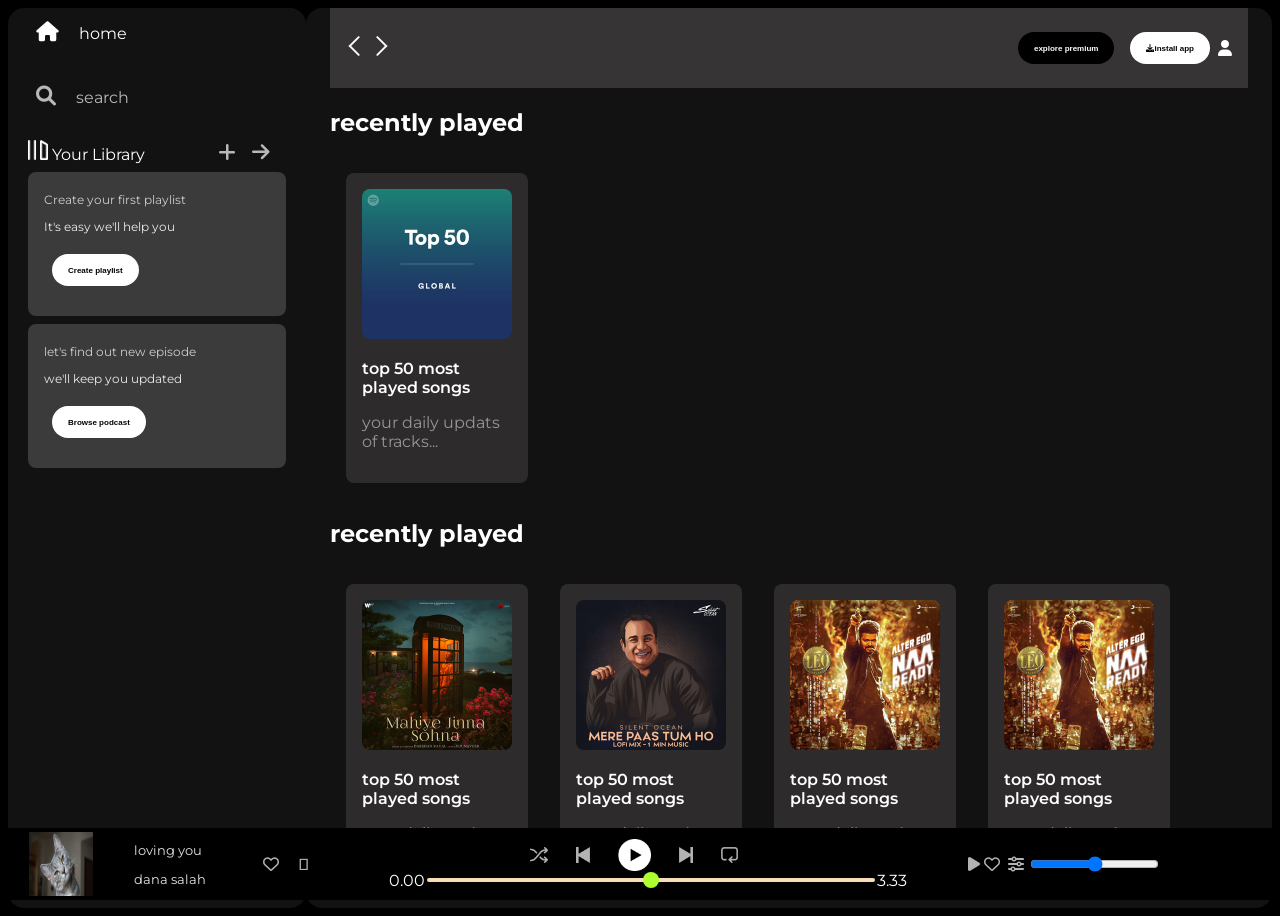
<file: Spotify-clone/spotifyclone.html>
<!DOCTYPE html>
<html lang="en">
<head>
    <meta charset="UTF-8">
    <meta name="viewport" content="width=device-width, initial-scale=1.0">
   
    <link rel="stylesheet" href="https://cdnjs.cloudflare.com/ajax/libs/font-awesome/6.7.2/css/all.min.css"  />
    <link rel="icon" href="logo.png">
    <title>Spotify - web player: music for everyone</title>
    <link rel="preconnect" href="https://fonts.googleapis.com">
<link rel="preconnect" href="https://fonts.gstatic.com" crossorigin>
<link href="https://fonts.googleapis.com/css2?family=Montserrat:ital,wght@0,100..900;1,100..900&family=Poppins:wght@300;400;500;600;700&display=swap" rel="stylesheet">
<link rel="stylesheet" href="spotify.css">
<link rel="stylesheet" href="https://cdnjs.cloudflare.com/ajax/libs/font-awesome/6.0.0/css/all.min.css">
</head>
<body>
    <div class="main">
        <div class="sidebar">
            <div class="nav">
                <div class="nav-option" style="opacity: 1;">
                    <i class="fa-solid fa-house"></i>
                    <a href="#">home</a>
                </div>
                <div class="nav-option">
                    <i class="fa-solid fa-magnifying-glass"></i>
                    <a href="#">search</a>
                </div>
            </div>
            <div class="library ">
                <div class="lib-option">
                    <div class="logo">
                        <img src="library_icon.png">
                        <a href="#">Your Library</a>
                    </div>
                    <div class="icon">
                        <i class="fa-solid fa-plus"></i>
                        <i class="fa-solid fa-arrow-right"></i>
                    </div>
                </div>
                <div class="lib-box">
                    <div class="box">
                        <p class="box-p1">Create your first playlist</p>
                        <p class="box-p2">It's easy we'll help you</p>
                        <button class="badge">Create playlist</button>
                    </div>
                    <div class="box">
                        <p class="box-p1">let's find out new episode</p>
                        <p class="box-p2">we'll keep you updated</p>
                        <button class="badge">Browse podcast</button>
                    </div>
                </div>

            </div>
        </div>



        <div class="main-content">
            <div class="sticky-nav sticky-top">
               <div class="sticky-nav-icons">
                 <img src="backward_icon.png">
                 <img src="forward_icon.png" class="hide">
                </div>
               <div class="sticky-nav-options">
                 <button class="badge hide" style="background-color: black; color: white;">explore premium</button>
                 <button class="badge" style="background-color: white;"><i class="fa-solid fa-download"></i>install app</button>
                 <i class="fa-solid fa-user"></i>
               </div>
            </div>
           
            <h2>recently played</h2>
            <div class="card-container">
               <div class="card">
               <img src="card1img.jpeg" class="card-img">
               <p class="card-title">top 50 most played songs</p>
               <p class="card-info">your daily updats of tracks...</p>
               </div>
            </div>
       
            <h2>recently played</h2>
            <div class="card-container">
               <div class="card">
               <img src="card2img.jpeg" class="card-img">
               <p class="card-title">top 50 most played songs</p>
               <p class="card-info">your daily updats of tracks...</p>
               </div>
            
               <div class="card">
                <img src="card3img.jpeg" class="card-img">
                <p class="card-title">top 50 most played songs</p>
                <p class="card-info">your daily updats of tracks...</p>
               </div>
                
                <div class="card">
                <img src="card4img.jpeg" class="card-img">
                <p class="card-title">top 50 most played songs</p>
                <p class="card-info">your daily updats of tracks...</p>
                </div>

                <div class="card">
                    <img src="card4img.jpeg" class="card-img">
                    <p class="card-title">top 50 most played songs</p>
                    <p class="card-info">your daily updats of tracks...</p>
                </div>
                <div class="card">
                    <img src="card5img.jpeg" class="card-img">
                    <p class="card-title">top 50 most played songs</p>
                    <p class="card-info">your daily updats of tracks...</p>
                </div>
             </div>

             <h2>recently played</h2>
             <div class="card-container">
                <div class="card">
                <img src="card2img.jpeg" class="card-img">
                <p class="card-title">top 50 most played songs</p>
                <p class="card-info">your daily updats of tracks...</p>
                </div>
             
                <div class="card">
                 <img src="card3img.jpeg" class="card-img">
                 <p class="card-title">top 50 most played songs</p>
                 <p class="card-info">your daily updats of tracks...</p>
                </div>
                 
                 <div class="card">
                 <img src="card1img.jpeg" class="card-img">
                 <p class="card-title">top 50 most played songs</p>
                 <p class="card-info">your daily updats of tracks...</p>
                 </div>
 
                 <div class="card">
                     <img src="card6img.jpeg" class="card-img">
                     <p class="card-title">top 50 most played songs</p>
                     <p class="card-info">your daily updats of tracks...</p>
                 </div>
                 <div class="card">
                     <img src="card5img.jpeg" class="card-img">
                     <p class="card-title">top 50 most played songs</p>
                     <p class="card-info">your daily updats of tracks...</p>
                 </div>
              </div>
             <div class="footer">
                
             </div>
        </div>
        <div class="music-player">
            <div class="album">
                <img src="cat.jpg"  >
                <div class="names">
                <p class="song" >loving you </p>
                <p class="singer">dana salah</p>
                </div>
                <div class="album-icons" >
                    <i class="fa-regular fa-heart" ></i>
                    <i class="fa-light fa-expand"></i>
                 </div>
            </div>
            <div class="player">
                <div class="player-control">
                    <img src="player_icon1.png" >
                    <img src="player_icon2.png">
                    <img src="player_icon3.png" style="opacity: 1 ; height: 2rem;">
                    <img src="player_icon4.png">
                    <img src="player_icon5.png">
                </div>
                <div class="playback-bar">
                    <div class="current-time">0.00</div>
                    <input type="range" min="0" max="100" class="progress-bar" >
                    <div class="tot-time">3.33</div>
                </div>
            </div>
            
            <div class="control">
                <div class="control-icons">
                    <i class="fa fa-play"></i>  <!-- Play icon -->
                    <i class="fa-regular fa-heart" ></i>
                    <i class="fa-light fa-microphone-stand"></i>
                <i class="fa-solid fa-sliders"></i>
                <i class="fa-light fa-volume"></i>
                </div>
                <input type="range" min="0" max="10"  >
            </div>
        </div>
    </div>
    
    
</body>
</html>
</file>
<file: Spotify-clone/spotify.css>
body {
    font-family: "Montserrat", sans-serif;
    margin: 0;
    background-color: black;
    color: white;
    overflow: hidden;
  }
  .main {
    display: flex;
    height: 100vh;
    padding: 0.5rem;
  }
  .main-content {
    background-color: #121212;
    flex: 1;
    border-radius: 1rem;
    padding: 0 1.5rem 0 1.5rem;
    overflow-y: auto;
    width: 100%;
  }
  .sidebar {
    width: 282px;
    border-radius: 1rem;
    overflow: scroll;
    background-color: #121212;
    padding: 0 0.5rem 0 0.5rem;
    /* background-color: #000; */
  }
  .music-player {
    position: fixed;
    bottom: 0px;
    height: 72px;
    width: 100%;
    background-color: black;
    /* padding: 0.5rem; */
  }
  a {
    text-decoration: none;
    color: white;
  }
  .nav {
    background-color: #121212;
    border-radius: 1rem;
    display: flex;
    flex-direction: column;
    justify-content: center;
    height: 100px;
    padding: 0.5rem 0.75rem;
  }
  .nav-option {
    line-height: 2.5rem;
    opacity: 0.7;
    padding: 0.75rem 0.5rem;
  }
  .nav-option:hover {
    line-height: 2.5rem;
    opacity: 1;
  }
  .nav-option i {
    font-size: 1.25rem;
  }
  .nav-option a {
    font-size: 1rem;
    margin-left: 1rem;
  }
  
  .library {
    background-color: #121212;
    border-radius: 1rem;
    height: 100%;
    margin-top: 0.5rem;
    padding: 0.5rem 0.75rem;
  }
  .lib-option {
    display: flex;
    justify-content: space-between;
    align-items: center;
  }
  .logo img {
    height: 1.25rem;
    width: 1.25rem;
  }
  .icon {
    font-size: 1.25rem;
    display: flex;
  }
  .icon i {
    opacity: 0.7;
    margin-right: 1rem;
  }
  .icon i:hover {
    opacity: 1;
  }
  .box {
    height: 8rem;
    background-color: rgb(60, 59, 59);
    border-radius: 0.5rem;
    margin: 0.5rem 0 0.5rem 0;
    padding: 0.5rem 1rem;
  }
  
  .box-p1 {
    font-size: 0.75rem;
    opacity: 0.75;
  }
  .box-p2 {
    font-size: 0.75rem;
    opacity: 0.9;
  }
  .badge {
    background-color: white;
    border: none;
    border-radius: 1rem;
    padding: 0.25rem 1rem;
    font-weight: 700;
    margin: 0.5rem;
    font-size: 0.5rem;
    height: 2rem;
    width: fit-content;
  }
  .sticky-nav {
    display: flex;
    justify-content: space-between;
    background-color: #363434;
    align-items: center;
    padding: 1rem 0 1rem 0;
    overflow: hidden;
    position: sticky;
    top: 0;
    width: 100%;
    z-index: 1000;
  }
  .sticky-nav-icons {
    margin-left: 0.75rem;
  }
  .sticky-nav-options {
    display: flex;
    justify-content: center;
    align-items: center;
    margin-right: 1rem;
  }
  .sticky-nav-options button {
    font-weight: 1rem;
  }
  
  @media (max-width: 1000px) {
    .hide {
      display: none;
    }
  }
  
  .card {
    background-color: rgb(45, 43, 43);
    width: 150px;
    border-radius: 0.5rem;
    padding: 1rem;
    margin: 1rem;
  }
  .card-container {
    display: flex;
    flex-wrap: wrap;
  }
  .card-img {
    width: 100%;
    border-radius: 0.5rem;
  }
  .card-title {
    font-weight: 600;
  }
  .card-info {
    opacity: 0.5;
  }
  .footer {
    height: 300px;
    border-top: 2px solid white;
    opacity: 0.5;
  }
  .music-player {
    display: flex;
    justify-content: space-between;
    align-items: center;
  }
  .album {
    width: 25%;
  }
  .player {
    width: 50%;
  }
  .control {
    width: 25%;
  }
  .player-control {
    display: flex;
    justify-content: center;
    align-items: center;
  }
  .player-control img {
    height: 1rem;
    margin-right: 1.75rem;
    opacity: 0.7;
  }
  .player-control img:hover {
    opacity: 1;
  }
  
  .playback-bar {
    display: flex;
    justify-content: center;
    align-items: center;
  }
  .progress-bar {
    width: 70%;
    appearance: none;
    background-color: transparent;
    cursor: pointer;
  }
  .progress-bar::-webkit-slider-runnable-track {
    /* appearance: none; */
    background-color: wheat;
    border-radius: 100px;
    height: 0.2rem;
  }
  .progress-bar::-webkit-slider-thumb {
    appearance: none;
    height: 1rem;
    width: 1rem;
    background-color: greenyellow;
    border-radius: 50%;
    margin-top: -6px;
  }
  
  .album {
    width: 25%;
    display: flex;
   justify-content: space-around;
   
    align-items: center;
  }
  .album img {
    height: 4rem;
    width: 4rem;
  }
  .album p {
    font-size: small;
    opacity: 0.9;
   }
  .album p:hover {
    text-decoration: underline;
    opacity: 1;
  }
  .album-icons i{
    height: 1rem;
    margin-left: 1rem;
    opacity: 0.7;
  }
  .album-icons i:hover{
    opacity: 1;

  }
  .control{
    display: flex;
    align-items: center;
  }
  .control-icons i{
    height: 1rem;
    
    opacity: 0.7;
  }
  .control-icons i:hover{
    opacity: 1;
  }
</file>
